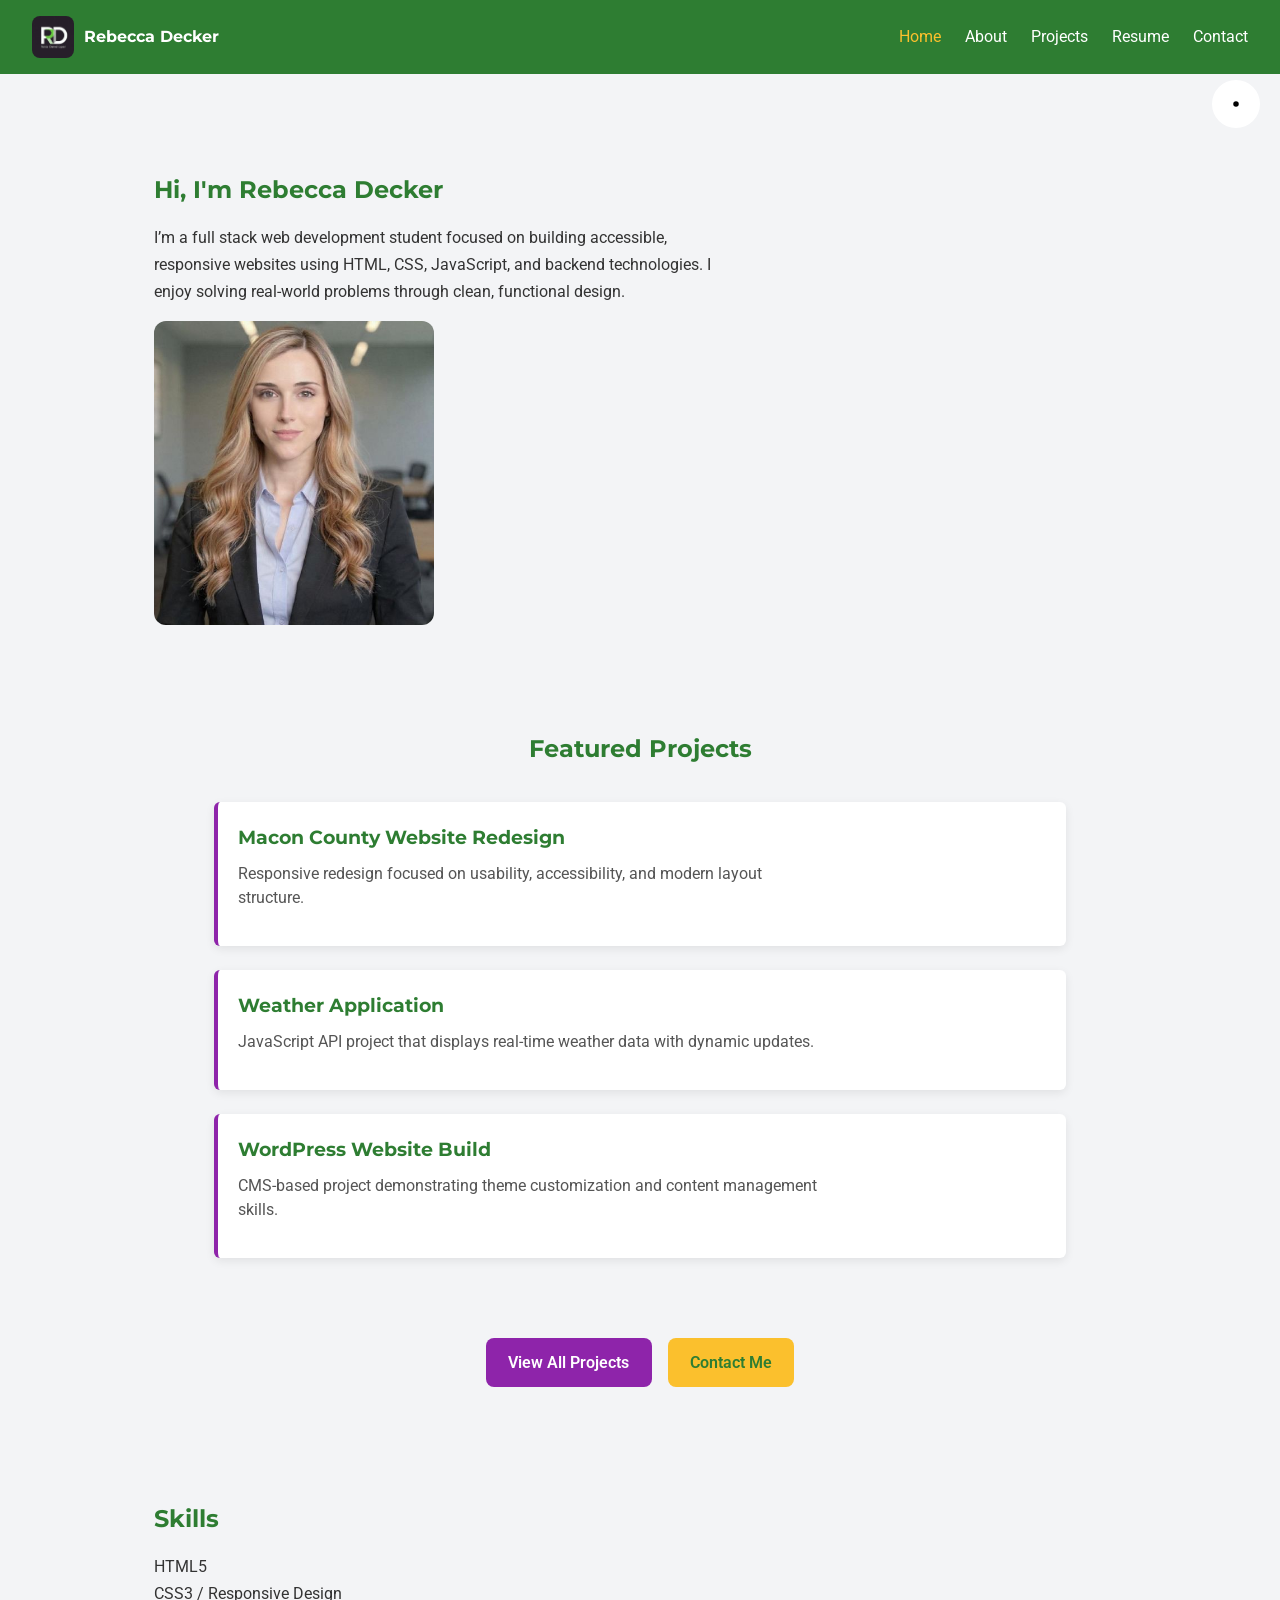
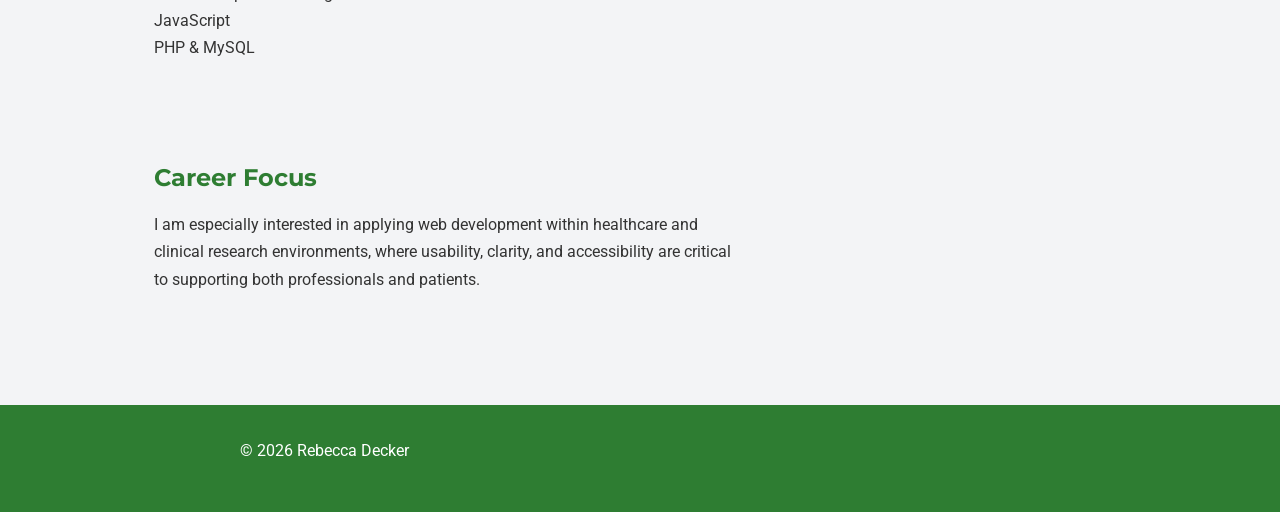
<file: index.html>
<!DOCTYPE html>
<html lang="en">
<head>
<meta charset="UTF-8">
<meta name="viewport" content="width=device-width, initial-scale=1.0">

<title>Rebecca Decker | Portfolio</title>

<meta name="description" content="Full stack web developer portfolio of Rebecca Decker">
<meta name="author" content="Rebecca Decker">

<link rel="stylesheet" href="css/styles.css">
<link href="https://fonts.googleapis.com/css2?family=Montserrat:wght@600;700&family=Roboto:wght@400;500&display=swap" rel="stylesheet">
</head>

<body>

<button id="theme-toggle" class="theme-toggle" aria-label="Toggle dark mode">

  <!-- SUN (light mode) -->
  <svg class="icon sun" viewBox="0 0 24 24">
    <circle cx="12" cy="12" r="5"/>
    <g stroke-width="2">
      <line x1="12" y1="1" x2="12" y2="4"/>
      <line x1="12" y1="20" x2="12" y2="23"/>
      <line x1="1" y1="12" x2="4" y2="12"/>
      <line x1="20" y1="12" x2="23" y2="12"/>
    </g>
  </svg>

  <!-- MOON (dark mode) -->
  <svg class="icon moon" viewBox="0 0 24 24">
    <path d="M21 14.5A8.5 8.5 0 1111.5 3a6.5 6.5 0 009.5 11.5z"/>
  </svg>

</button>

<!-- ================= HEADER ================= -->
<header class="header">

  <a href="index.html" class="logo">
    <img src="images/logo.jpg" alt="Rebecca Decker Logo">
    <span>Rebecca Decker</span>
  </a>

  <!-- NAV TOGGLE -->
  <input type="checkbox" id="nav-toggle" class="nav-toggle">

  <label for="nav-toggle" class="hamburger" aria-label="Toggle navigation">
    <span></span>
    <span></span>
    <span></span>
  </label>

  <!-- NAV -->
  <nav>
    <ul class="nav-links">
      <li><a class="active" href="index.html">Home</a></li>
      <li><a href="about.html">About</a></li>
      <li><a href="projects.html">Projects</a></li>
      <li><a href="resume.html">Resume</a></li>
      <li><a href="contact.html">Contact</a></li>
    </ul>
  </nav>

</header>

<!-- ================= MAIN ================= -->
<main>

<!-- HERO -->
<section class="hero fade-in">

  <div class="hero-text">

    <h1>Hi, I'm Rebecca Decker</h1>

    <p>
      I’m a full stack web development student focused on building accessible,
      responsive websites using HTML, CSS, JavaScript, and backend technologies.
      I enjoy solving real-world problems through clean, functional design.
    </p>

  </div>

  <div class="hero-image">
    <img src="images/profile.jpg" alt="Profile image of Rebecca Decker">
  </div>
</section>

<section class="fade-in featured-work">

  <h2>Featured Projects</h2>

  <div class="project-list">

    <div class="project-item">
      <h3>Macon County Website Redesign</h3>
      <p>Responsive redesign focused on usability, accessibility, and modern layout structure.</p>
    </div>

    <div class="project-item">
      <h3>Weather Application</h3>
      <p>JavaScript API project that displays real-time weather data with dynamic updates.</p>
    </div>

    <div class="project-item">
      <h3>WordPress Website Build</h3>
      <p>CMS-based project demonstrating theme customization and content management skills.</p>
    </div>

  </div>

</section>

<section class="fade-in hero-buttons-center">

  <a class="btn-primary" href="projects.html">View All Projects</a>
  <a class="btn-secondary" href="contact.html">Contact Me</a>

</section>

<!-- SKILLS -->
<section class="fade-in">

  <h2>Skills</h2>

  <div class="grid">

    <div class="card">HTML5</div>
    <div class="card">CSS3 / Responsive Design</div>
    <div class="card">JavaScript</div>
    <div class="card">PHP & MySQL</div>

  </div>

</section>

<section class="fade-in intro-block">

  <h2>Career Focus</h2>

  <p>
    I am especially interested in applying web development within healthcare and
    clinical research environments, where usability, clarity, and accessibility
    are critical to supporting both professionals and patients.
  </p>

</section>

</main>

<!-- ================= FOOTER ================= -->
<footer class="footer">
  <p>© 2026 Rebecca Decker</p>
</footer>

<script src="js/scripts.js"></script>
</body>
</html>
</file>
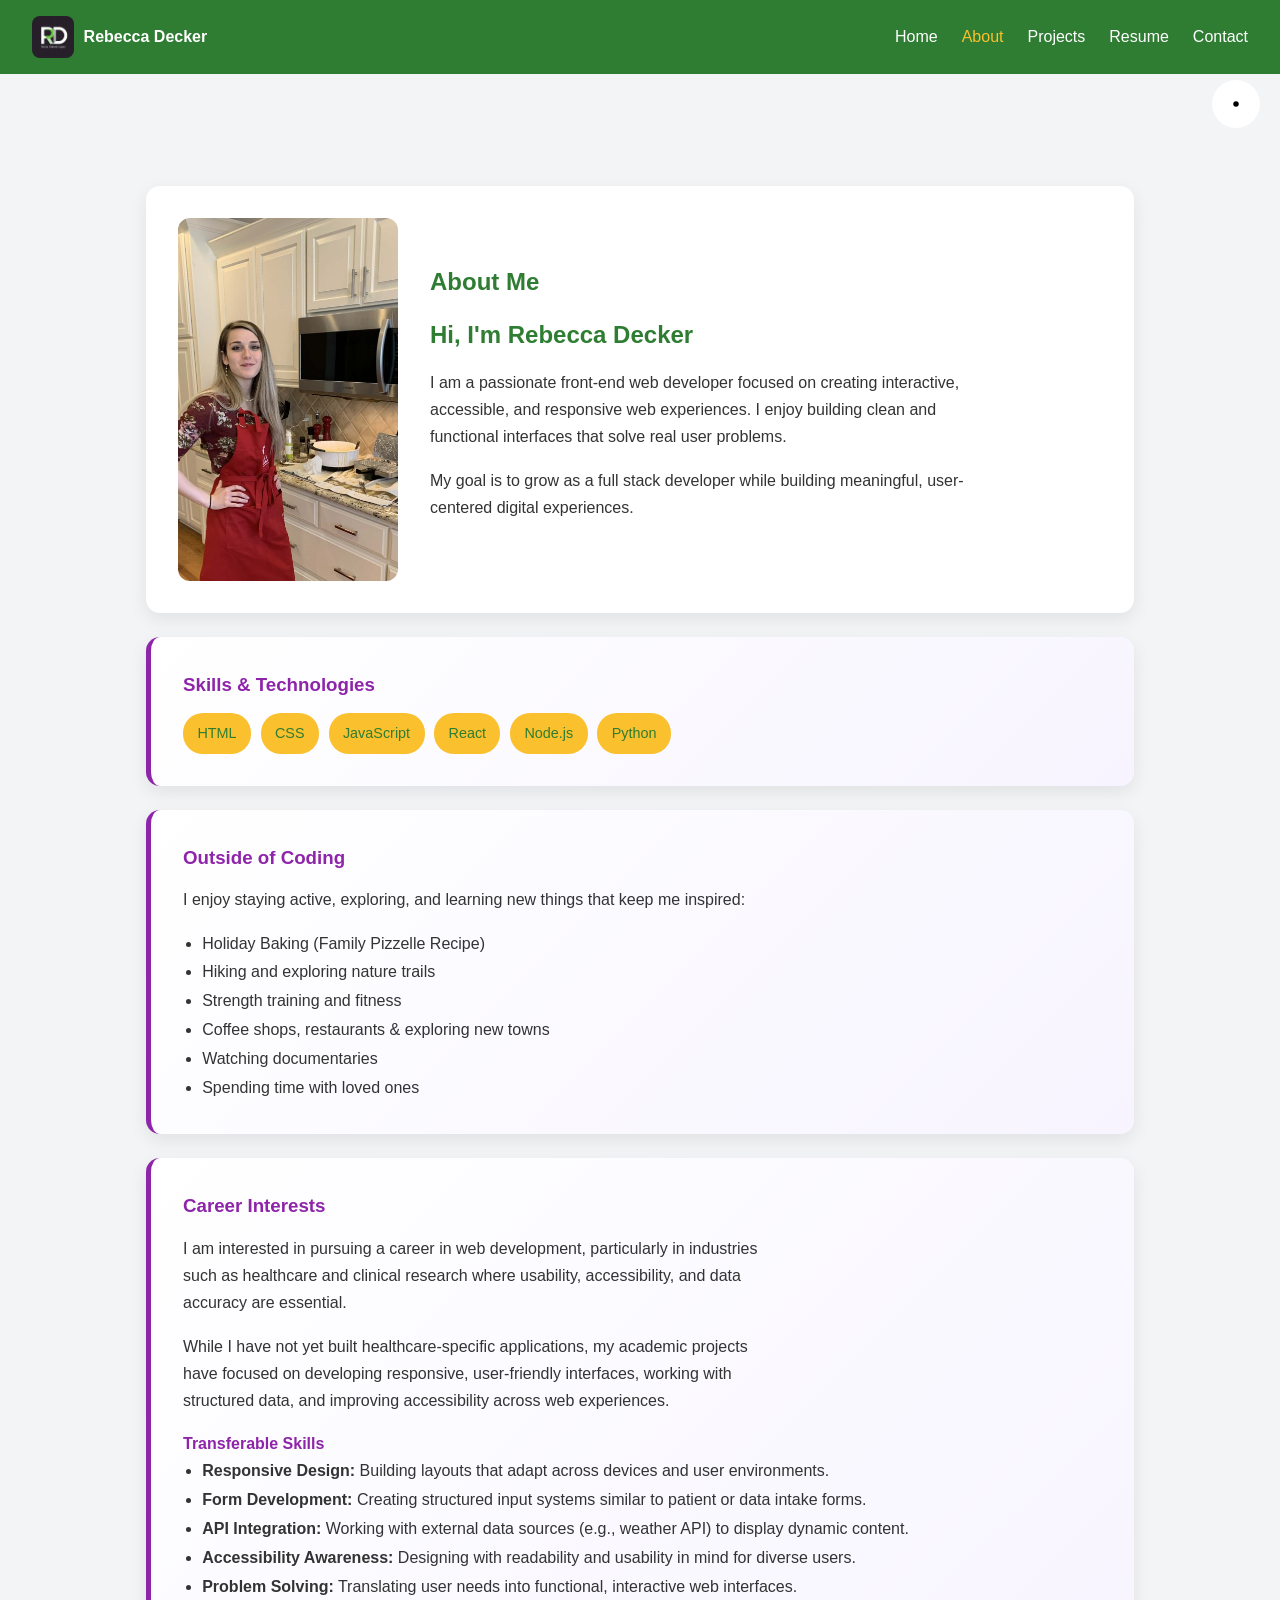
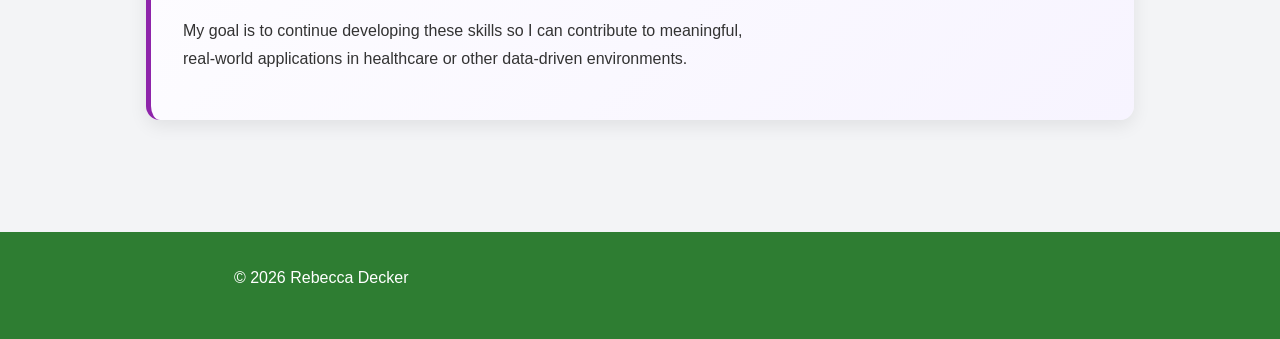
<file: about.html>
<!DOCTYPE html>
<html lang="en">
<head>
<meta charset="UTF-8">
<meta name="viewport" content="width=device-width, initial-scale=1.0">

<title>About | Rebecca Decker</title>

<link rel="stylesheet" href="css/styles.css">
</head>

<body>

<button id="theme-toggle" class="theme-toggle" aria-label="Toggle dark mode">

  <!-- SUN (light mode) -->
  <svg class="icon sun" viewBox="0 0 24 24">
    <circle cx="12" cy="12" r="5"/>
    <g stroke-width="2">
      <line x1="12" y1="1" x2="12" y2="4"/>
      <line x1="12" y1="20" x2="12" y2="23"/>
      <line x1="1" y1="12" x2="4" y2="12"/>
      <line x1="20" y1="12" x2="23" y2="12"/>
    </g>
  </svg>

  <!-- MOON (dark mode) -->
  <svg class="icon moon" viewBox="0 0 24 24">
    <path d="M21 14.5A8.5 8.5 0 1111.5 3a6.5 6.5 0 009.5 11.5z"/>
  </svg>

</button>

<header class="header">
  <a href="index.html" class="logo">
    <img src="images/logo.jpg" alt="Rebecca Decker Logo">
    <span>Rebecca Decker</span>
  </a>

  <input type="checkbox" id="nav-toggle" class="nav-toggle">

  <label for="nav-toggle" class="hamburger" aria-label="Toggle navigation">
    <span></span>
    <span></span>
    <span></span>
  </label>

  <nav>
    <ul class="nav-links">
      <li><a href="index.html">Home</a></li>
      <li><a class="active" href="about.html">About</a></li>
      <li><a href="projects.html">Projects</a></li>
      <li><a href="resume.html">Resume</a></li>
      <li><a href="contact.html">Contact</a></li>
    </ul>
  </nav>
</header>


<main class="section fade-in">

<section class="about-modern">

  <!-- PROFILE CARD -->
  <div class="about-card profile-card">
    <img src="images/about.jpg" alt="Rebecca Decker profile photo" class="profile-img">

    <div>
      <h1>About Me</h1>
      <h2>Hi, I'm Rebecca Decker</h2>

      <p>
        I am a passionate front-end web developer focused on creating interactive, accessible, and responsive web experiences.
        I enjoy building clean and functional interfaces that solve real user problems.
      </p>

      <p>
        My goal is to grow as a full stack developer while building meaningful, user-centered digital experiences.
      </p>
    </div>
  </div>

  <!-- SKILLS CARD -->
<div class="about-card highlight">
    <h3>Skills & Technologies</h3>

    <div class="skills-grid-modern">
      <span>HTML</span>
      <span>CSS</span>
      <span>JavaScript</span>
      <span>React</span>
      <span>Node.js</span>
      <span>Python</span>
    </div>
  </div>

  <!-- LIFESTYLE CARD -->
<div class="about-card highlight">
    <h3>Outside of Coding</h3>

    <p>I enjoy staying active, exploring, and learning new things that keep me inspired:</p>

    <ul class="about-list-modern">
      <li> Holiday Baking (Family Pizzelle Recipe)</li>
      <li> Hiking and exploring nature trails</li>
      <li> Strength training and fitness</li>
      <li> Coffee shops, restaurants & exploring new towns</li>
      <li> Watching documentaries</li>
      <li> Spending time with loved ones</li>
    </ul>
  </div>

<div class="about-card highlight">
  <h3>Career Interests</h3>
  <p>
    I am interested in pursuing a career in web development, particularly in
    industries such as healthcare and clinical research where usability,
    accessibility, and data accuracy are essential.
  </p>

  <p>
    While I have not yet built healthcare-specific applications, my academic
    projects have focused on developing responsive, user-friendly interfaces,
    working with structured data, and improving accessibility across web
    experiences.
  </p>

  <h4 style="margin-top:1rem; color:#8E24AA;">Transferable Skills</h4>

  <ul class="about-list-modern">
    <li><strong>Responsive Design:</strong> Building layouts that adapt across devices and user environments.</li>
    <li><strong>Form Development:</strong> Creating structured input systems similar to patient or data intake forms.</li>
    <li><strong>API Integration:</strong> Working with external data sources (e.g., weather API) to display dynamic content.</li>
    <li><strong>Accessibility Awareness:</strong> Designing with readability and usability in mind for diverse users.</li>
    <li><strong>Problem Solving:</strong> Translating user needs into functional, interactive web interfaces.</li>
  </ul>

  <p style="margin-top:1rem;">
    My goal is to continue developing these skills so I can contribute to
    meaningful, real-world applications in healthcare or other data-driven
    environments.
  </p>
</div>

</section>

</main>

<footer class="footer">
  <p>© 2026 Rebecca Decker</p>
</footer>

<script src="js/scripts.js"></script>
</body>
</html>
</file>
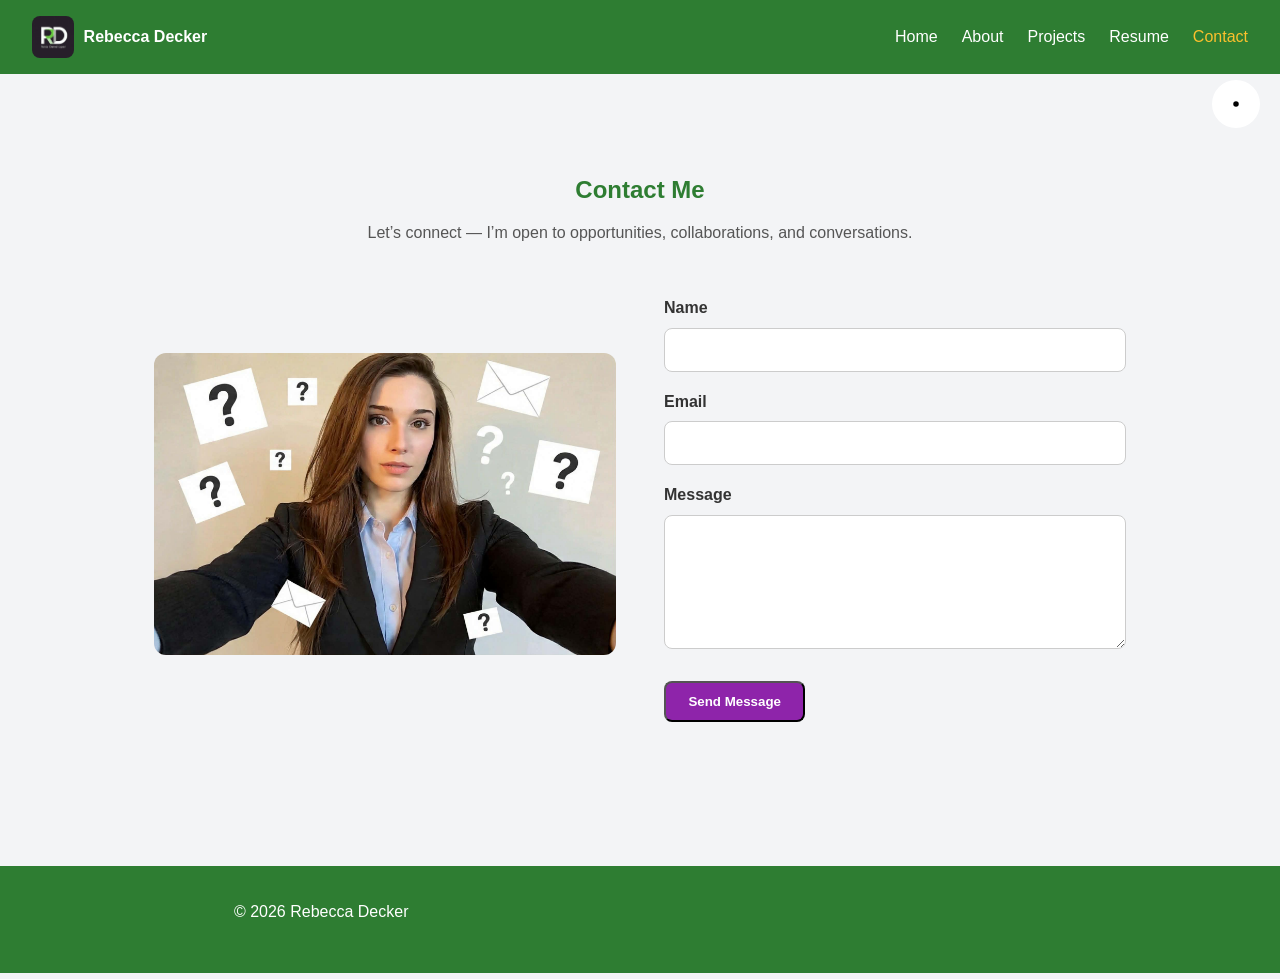
<file: contact.html>
<!DOCTYPE html>
<html lang="en">
<head>
<meta charset="UTF-8">
<meta name="viewport" content="width=device-width, initial-scale=1.0">

<title>Contact | Rebecca Decker</title>

<link rel="stylesheet" href="css/styles.css">
</head>

<body>

<button id="theme-toggle" class="theme-toggle" aria-label="Toggle dark mode">

  <!-- SUN (light mode) -->
  <svg class="icon sun" viewBox="0 0 24 24">
    <circle cx="12" cy="12" r="5"/>
    <g stroke-width="2">
      <line x1="12" y1="1" x2="12" y2="4"/>
      <line x1="12" y1="20" x2="12" y2="23"/>
      <line x1="1" y1="12" x2="4" y2="12"/>
      <line x1="20" y1="12" x2="23" y2="12"/>
    </g>
  </svg>

  <!-- MOON (dark mode) -->
  <svg class="icon moon" viewBox="0 0 24 24">
    <path d="M21 14.5A8.5 8.5 0 1111.5 3a6.5 6.5 0 009.5 11.5z"/>
  </svg>

</button>

<header class="header">
  <a href="index.html" class="logo">
    <img src="images/logo.jpg" alt="Rebecca Decker Logo">
    <span>Rebecca Decker</span>
  </a>

  <input type="checkbox" id="nav-toggle" class="nav-toggle">

  <label for="nav-toggle" class="hamburger" aria-label="Toggle navigation">
    <span></span>
    <span></span>
    <span></span>
  </label>

  <nav>
    <ul class="nav-links">
      <li><a href="index.html">Home</a></li>
      <li><a href="about.html">About</a></li>
      <li><a href="projects.html">Projects</a></li>
      <li><a href="resume.html">Resume</a></li>
      <li><a class="active" href="contact.html">Contact</a></li>
    </ul>
  </nav>
</header>

<main class="section fade-in">

<section class="contact-page">

  <div class="page-header">
    <h1>Contact Me</h1>
    <p>Let’s connect — I’m open to opportunities, collaborations, and conversations.</p>
  </div>

  <div class="contact-grid">

    <!-- IMAGE -->
    <div class="contact-image">
      <img src="images/contact.jpg" alt="Rebecca Decker profile image">
    </div>

    <!-- FORM -->
    <div class="contact-form-container">

      <form class="contact-form" id="contact-form">

        <div class="form-group">
          <label for="name">Name</label>
          <input type="text" id="name" required>
        </div>

        <div class="form-group">
          <label for="email">Email</label>
          <input type="email" id="email" required>
        </div>

        <div class="form-group">
          <label for="message">Message</label>
          <textarea id="message" rows="6" required></textarea>
        </div>

        <button type="submit" class="btn-primary">Send Message</button>

      </form>

    </div>

  </div>

</section>

</main>

<footer class="footer">
  <p>© 2026 Rebecca Decker</p>
</footer>

<script src="js/scripts.js"></script>
</body>
</html>
</file>
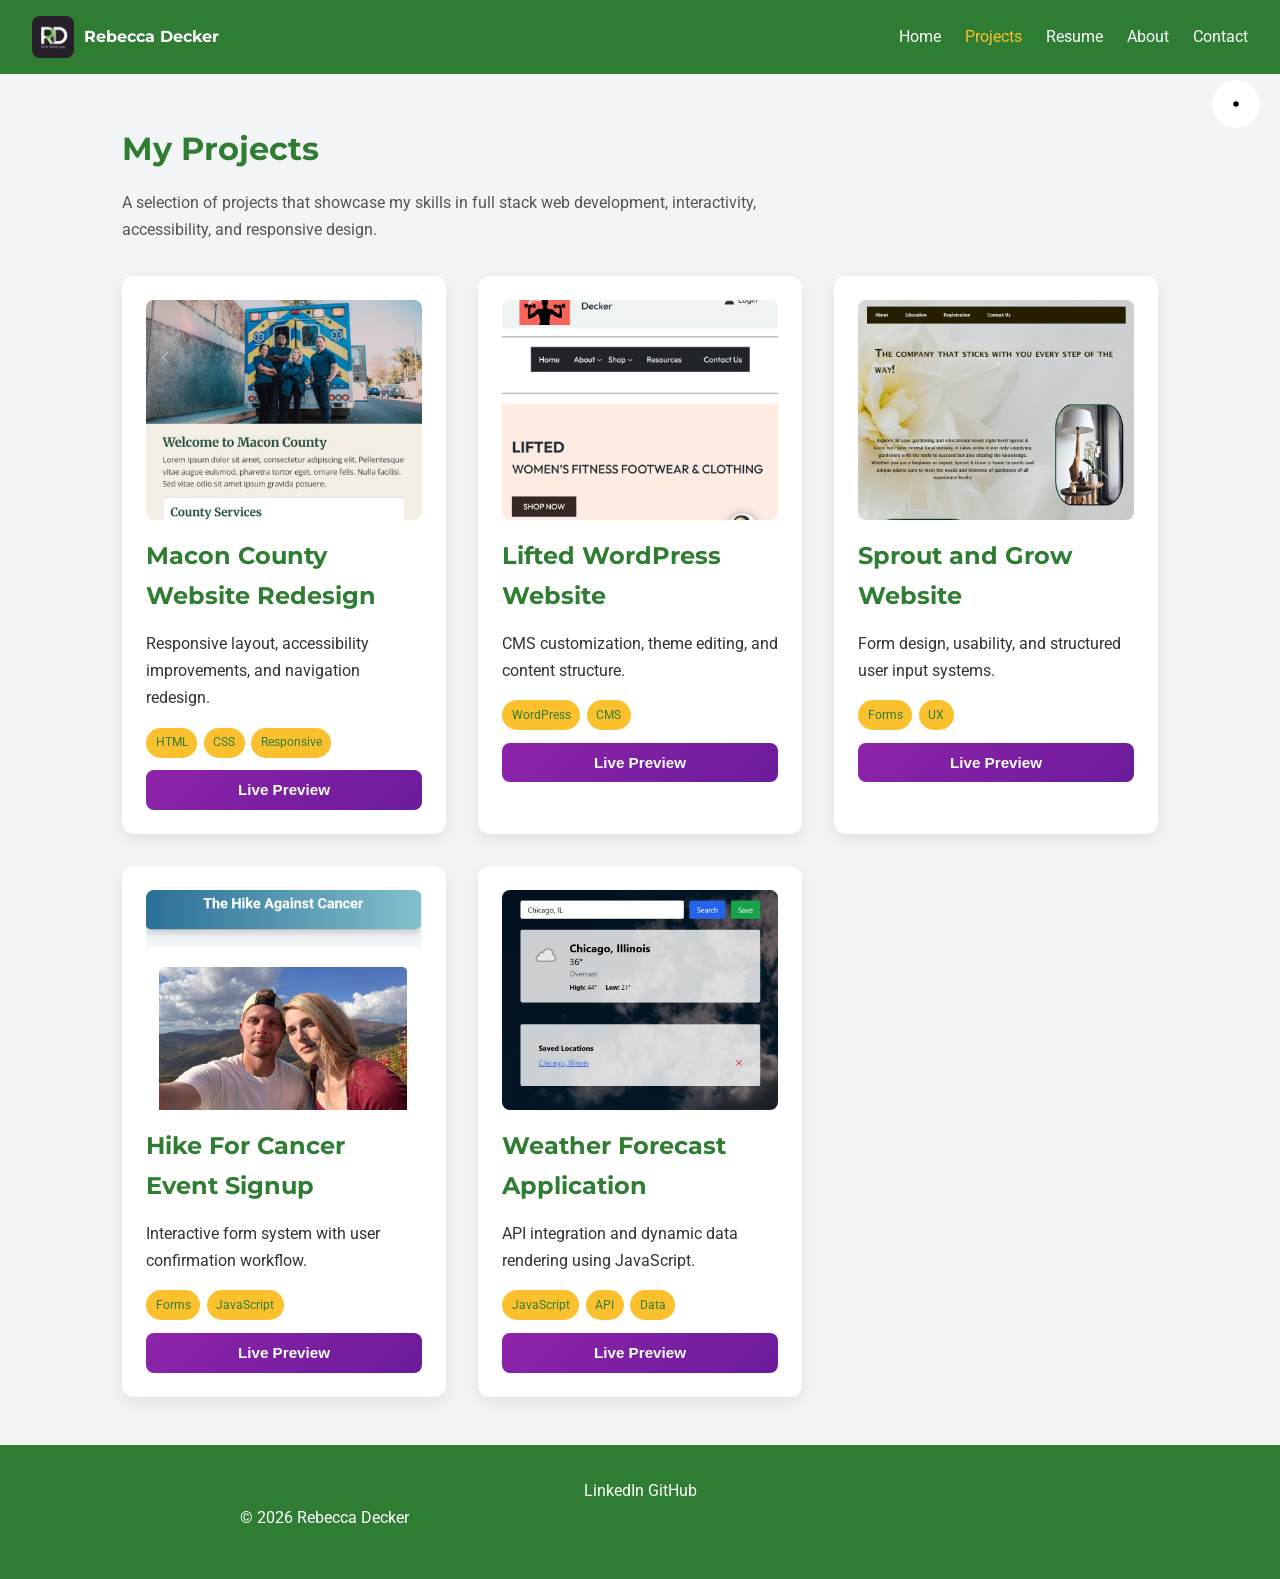
<file: projects.html>
<!DOCTYPE html>
<html lang="en">
<head>
  <meta charset="UTF-8" />
  <meta name="viewport" content="width=device-width, initial-scale=1.0" />

  <title>Projects | Rebecca Decker</title>

  <meta name="description" content="Portfolio projects by Rebecca Decker showcasing web development, JavaScript, responsive design, and interactive applications.">

  <!-- Fonts -->
  <link href="https://fonts.googleapis.com/css2?family=Montserrat:wght@600;700&family=Roboto:wght@400;500&display=swap" rel="stylesheet">

  <link rel="stylesheet" href="css/styles.css" />
</head>

<body>

<button id="theme-toggle" class="theme-toggle" aria-label="Toggle dark mode">

  <!-- SUN (light mode) -->
  <svg class="icon sun" viewBox="0 0 24 24">
    <circle cx="12" cy="12" r="5"/>
    <g stroke-width="2">
      <line x1="12" y1="1" x2="12" y2="4"/>
      <line x1="12" y1="20" x2="12" y2="23"/>
      <line x1="1" y1="12" x2="4" y2="12"/>
      <line x1="20" y1="12" x2="23" y2="12"/>
    </g>
  </svg>

  <!-- MOON (dark mode) -->
  <svg class="icon moon" viewBox="0 0 24 24">
    <path d="M21 14.5A8.5 8.5 0 1111.5 3a6.5 6.5 0 009.5 11.5z"/>
  </svg>

</button>

<!-- ================= HEADER ================= -->
<header class="header">
  <a href="index.html" class="logo">
    <img src="images/logo.jpg" alt="Rebecca Decker Logo">
    <span>Rebecca Decker</span>
  </a>

  <input type="checkbox" id="nav-toggle" class="nav-toggle">
  <label for="nav-toggle" class="hamburger" aria-label="Toggle navigation">
    <span></span><span></span><span></span>
  </label>

  <nav>
    <ul class="nav-links">
      <li><a href="index.html">Home</a></li>
      <li><a href="projects.html" class="active">Projects</a></li>
      <li><a href="resume.html">Resume</a></li>
      <li><a href="about.html">About</a></li>
      <li><a href="contact.html">Contact</a></li>
    </ul>
  </nav>
</header>

<!-- ================= PROJECTS ================= -->
<main class="projects">

  <h1 class="reveal">My Projects</h1>

  <p class="projects-intro reveal">
    A selection of projects that showcase my skills in full stack web development,
    interactivity, accessibility, and responsive design.
  </p>

  <div class="projects-grid">

    <!-- PROJECT 1 -->
    <div class="project-card reveal">
      <img src="images/macon-county-redesign.jpg" alt="Macon County Website Redesign">

      <h2>Macon County Website Redesign</h2>
      <p>Responsive layout, accessibility improvements, and navigation redesign.</p>

      <div class="tags">
        <span>HTML</span>
        <span>CSS</span>
        <span>Responsive</span>
      </div>

      <button class="project-link"
        data-url="https://wcet.waketech.edu/rndecker/web210/macon-county-redesign/index.html">
        Live Preview
      </button>
    </div>

    <!-- PROJECT 2 -->
    <div class="project-card reveal">
      <img src="images/lifted-website.jpg" alt="Lifted WordPress Website">

      <h2>Lifted WordPress Website</h2>
      <p>CMS customization, theme editing, and content structure.</p>

      <div class="tags">
        <span>WordPress</span>
        <span>CMS</span>
      </div>

      <button class="project-link"
        data-url="https://wcet.waketech.edu/rndecker/WEB260/wordpress/"
        data-fallback="images/lifted-website.jpg">
        Live Preview
      </button>
    </div>

    <!-- PROJECT 3 -->
    <div class="project-card reveal">
      <img src="images/sprout-and-grow.jpg" alt="Sprout and Grow Website">

      <h2>Sprout and Grow Website</h2>
      <p>Form design, usability, and structured user input systems.</p>

      <div class="tags">
        <span>Forms</span>
        <span>UX</span>
      </div>

      <button class="project-link"
        data-url="https://wcet.waketech.edu/rndecker/web140/project/index.html">
        Live Preview
      </button>
    </div>

    <!-- PROJECT 4 -->
    <div class="project-card reveal">
      <img src="images/event-website.jpg" alt="Event Signup Website">

      <h2>Hike For Cancer Event Signup</h2>
      <p>Interactive form system with user confirmation workflow.</p>

      <div class="tags">
        <span>Forms</span>
        <span>JavaScript</span>
      </div>

      <button class="project-link"
        data-url="https://wcet.waketech.edu/rndecker/project/index.html">
        Live Preview
      </button>
    </div>

    <!-- PROJECT 5 -->
    <div class="project-card reveal">
      <img src="images/weather-app.jpg" alt="Weather App">

      <h2>Weather Forecast Application</h2>
      <p>API integration and dynamic data rendering using JavaScript.</p>

      <div class="tags">
        <span>JavaScript</span>
        <span>API</span>
        <span>Data</span>
      </div>

      <button class="project-link"
        data-url="https://rndecker1826.github.io/weatherapp/#/">
        Live Preview
      </button>
    </div>

  </div>
</main>

<div id="project-modal" class="modal hidden" aria-hidden="true">
  <div class="modal-content">

    <div class="modal-header">
      <button class="close-modal" aria-label="Close preview">✕</button>
      <a id="external-link" href="#" target="_blank" class="open-new-tab">
        Open in new tab ↗
      </a>
    </div>

    <iframe
      id="project-frame"
      title="Live project preview"
      loading="lazy">
    </iframe>

  </div>
</div>

<!-- ================= FOOTER ================= -->
<footer class="footer">
  <a href="https://linkedin.com" target="_blank" rel="noopener">LinkedIn</a>
  <a href="https://github.com" target="_blank" rel="noopener">GitHub</a>
  <p>© 2026 Rebecca Decker</p>
</footer>

<script src="js/scripts.js"></script>
</body>
</html>
</file>
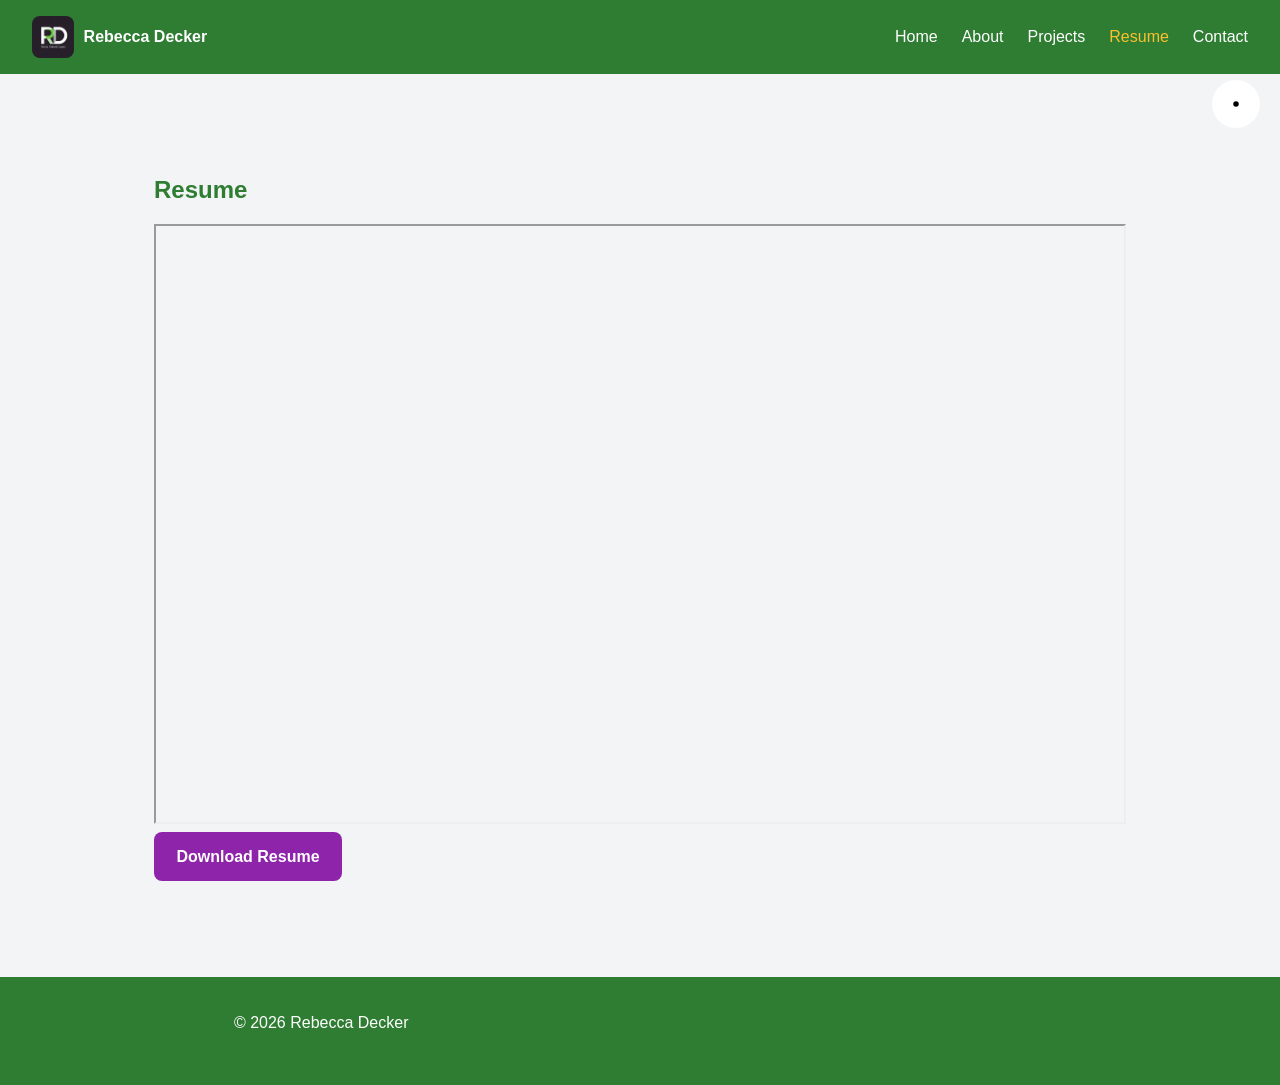
<file: resume.html>
<!DOCTYPE html>
<html lang="en">
<head>
<meta charset="UTF-8">
<meta name="viewport" content="width=device-width, initial-scale=1.0">

<title>Resume | Rebecca Decker</title>

<link rel="stylesheet" href="css/styles.css">
</head>

<body>

<button id="theme-toggle" class="theme-toggle" aria-label="Toggle dark mode">

  <!-- SUN (light mode) -->
  <svg class="icon sun" viewBox="0 0 24 24">
    <circle cx="12" cy="12" r="5"/>
    <g stroke-width="2">
      <line x1="12" y1="1" x2="12" y2="4"/>
      <line x1="12" y1="20" x2="12" y2="23"/>
      <line x1="1" y1="12" x2="4" y2="12"/>
      <line x1="20" y1="12" x2="23" y2="12"/>
    </g>
  </svg>

  <!-- MOON (dark mode) -->
  <svg class="icon moon" viewBox="0 0 24 24">
    <path d="M21 14.5A8.5 8.5 0 1111.5 3a6.5 6.5 0 009.5 11.5z"/>
  </svg>

</button>

<header class="header">
  <a href="index.html" class="logo">
    <img src="images/logo.jpg" alt="Rebecca Decker Logo">
    <span>Rebecca Decker</span>
  </a>

  <input type="checkbox" id="nav-toggle" class="nav-toggle">

  <label for="nav-toggle" class="hamburger" aria-label="Toggle navigation">
    <span></span>
    <span></span>
    <span></span>
  </label>

  <nav>
    <ul class="nav-links">
      <li><a href="index.html">Home</a></li>
      <li><a href="about.html">About</a></li>
      <li><a href="projects.html">Projects</a></li>
      <li><a class="active" href="resume.html">Resume</a></li>
      <li><a href="contact.html">Contact</a></li>
    </ul>
  </nav>
</header>

<main>

<section class="fade-in">
  <h1>Resume</h1>

  <iframe src="resume/rdecker_resume.pdf" width="100%" height="600"></iframe>

  <a class="btn-primary" href="resume/rdecker_resume.pdf" download>Download Resume</a>
</section>

</main>

<footer class="footer">
  <p>© 2026 Rebecca Decker</p>
</footer>

<script src="js/scripts.js"></script>
</body>
</html>
</file>
<file: css/styles.css>
/* ================= GLOBAL RESET ================= */
* {
  margin: 0;
  padding: 0;
  box-sizing: border-box;
}

:root {
  --space-xs: 0.5rem;
  --space-sm: 1rem;
  --space-md: 2rem;
  --space-lg: 3rem;
  --space-xl: 5rem;
}

html {
  scroll-behavior: smooth;
}

body {
  font-family: "Roboto", sans-serif;
  background: #F3F4F6;
  color: #333;
  line-height: 1.7;
  transition: background 0.3s ease, color 0.3s ease;
}

button, a {
  transition: all 0.25s ease;
}

section,
main {
  padding: var(--space-lg) var(--space-md);
  max-width: 1200px;
  margin: 0 auto;
}

/* ================= DARK MODE ================= */
body.dark {
  background: #121212;
  color: #eaeaea;
}

.theme-toggle {
  width: 42px;
  height: 42px;
  border-radius: 50%;
  border: none;
  cursor: pointer;

  display: flex;
  align-items: center;
  justify-content: center;

  background: #12121212;
  color: #FBC02D;

  transition: 0.3s ease;
}

body.dark .theme-toggle {
  background: #FFFFFF;
  color: #2E7D32;
}

.icon {
  position: absolute;
  width: 20px;
  height: 20px;
  transition: 0.3s ease;
}

/* swap icons */
.icon-moon {
  opacity: 0;
  transform: scale(0.5) rotate(90deg);
}

body.dark .icon-sun {
  opacity: 0;
  transform: scale(0.5) rotate(-90deg);
}

body.dark .icon-moon {
  opacity: 1;
  transform: scale(1);
}

/* Headings */
body.dark h1,
body.dark h2,
body.dark h3 {
  color: #FFD54F; /* softer yellow, better contrast than neon */
}

/* Paragraphs */
body.dark p {
  color: #CFCFCF; /* improves readability vs pure gray */
}

/* Muted / secondary text */
body.dark .projects-intro,
body.dark .page-header p,
body.dark .project-item p {
  color: #B5B5B5;
}

/* ================= TYPOGRAPHY ================= */
h1, h2, h3 {
  font-family: "Montserrat", sans-serif;
  color: #2E7D32;
  margin-bottom: 1rem;
}

body.dark h1,
body.dark h2,
body.dark h3 {
  color: #FBC02D;
}

p {
  margin-bottom: 1rem;
  max-width: 70ch;
}

.tags {
  display: flex;
  flex-wrap: wrap;
  gap: 0.4rem;
  margin: 0.8rem 0;
}

.tags span {
  font-size: 0.75rem;
  padding: 0.3rem 0.6rem;
  border-radius: 20px;
  background: #FBC02D;
  color: #2E7D32;
}

/* keeps reveal animation smooth */
.reveal {
  opacity: 0;
  transform: translateY(18px);
  transition: all 0.6s ease;
}

.reveal.active {
  opacity: 1;
  transform: translateY(0);
}

/* ================= LINKS ================= */
a {
  text-decoration: none;
  color: inherit;
}

/* ================= HEADER (MODERN STICKY NAV) ================= */
.header {
  position: sticky;
  top: 0;
  z-index: 1000;

  display: flex;
  align-items: center;
  justify-content: space-between;

  padding: var(--space-sm) var(--space-md);
  background: #2E7D32;
  transition: all 0.3s ease;
}

/* shrink effect on scroll */
.header.scrolled {
  padding: 0.6rem 2rem;
  box-shadow: 0 6px 20px rgba(0,0,0,0.15);
}

/* ================= LOGO ================= */
.logo {
  display: flex;
  align-items: center;
  gap: 0.6rem;
  color: white;
  font-family: "Montserrat", sans-serif;
  font-weight: 700;
  text-decoration: none;
}

.logo img {
  width: 42px;
  height: 42px;
  border-radius: 8px;
  object-fit: cover;
  transition: transform 0.3s ease;
}

.logo:hover img {
  transform: rotate(-5deg) scale(1.05);
}

/* ================= NAV ================= */
.nav-links {
  display: flex;
  gap: 1.5rem;
  list-style: none;
}

.nav-link {
  color: white;
  font-weight: 500;
  position: relative;
  padding: 0.3rem 0;
  transition: 0.3s ease;
}

/* hover underline animation */
.nav-link::after {
  content: "";
  position: absolute;
  left: 0;
  bottom: -4px;
  width: 0%;
  height: 2px;
  background: #FBC02D;
  transition: width 0.3s ease;
}

.nav-link:hover::after {
  width: 100%;
}

/* active page */
.nav-link.active {
  color: #FBC02D;
}

/* ================= HAMBURGER ================= */
.nav-toggle {
  display: none;
}

.hamburger {
  display: none;
  flex-direction: column;
  gap: 5px;
  cursor: pointer;
}

.hamburger span {
  width: 25px;
  height: 3px;
  background: white;
  border-radius: 2px;
  transition: 0.3s ease;
}

/* ================= BUTTONS ================= */
.btn-primary,
.btn-secondary {
  display: inline-block;
  padding: 0.7rem 1.4rem;
  border-radius: 8px;
  font-weight: 600;
  transition: 0.3s ease;
}

.btn-primary {
  background: #8E24AA;
  color: white;
}

.btn-primary:hover {
  background: #6A1B9A;
}

.btn-secondary {
  background: #FBC02D;
  color: #2E7D32;
}

.btn-secondary:hover {
  background: #F9A825;
}

/* ================= LAYOUT ================= */
section {
  padding: 4rem 1.5rem;
  max-width: 1100px;
  margin: auto;
}

/* ================= HERO ================= */
.hero-wrapper {
  display: flex;
  align-items: center;
  justify-content: space-between;
  margin: var(--space-lg) auto;
  gap: var(--space-lg);
  flex-wrap: wrap;
}

.about-wrapper,
.contact-grid {
  margin: var(--space-lg) auto;
  gap: var(--space-lg);
}

.hero-image img {
  width: 280px;
  border-radius: 12px;
}

.hero-buttons-center {
  display: flex;
  justify-content: center;
  gap: 1rem;
  padding: 2rem 1rem 4rem;
  flex-wrap: wrap;
}

/* ================= PROJECTS ================= */
.projects {
  padding: var(--space-lg) var(--space-md);
  margin: 0 auto;
}

.projects-intro {
  margin-bottom: var(--space-md);
  color: #555;
  max-width: 700px;
}

.projects-grid {
  display: grid;
  grid-template-columns: repeat(auto-fit, minmax(280px, 1fr));
  gap: var(--space-md);
  margin-top: var(--space-md);
}

.project-card {
  background: white;
  padding: 1.5rem;
  border-radius: 12px;
  box-shadow: 0 6px 16px rgba(0,0,0,0.08);
  transition: transform 0.3s ease;
  overflow: hidden;
}

.project-card:hover {
  transform: translateY(-6px);
}

body.dark .project-card {
  background: #1e1e1e;
}

.project-card img {
  width: 100%;
  height: 220px;              /* consistent card image height */
  object-fit: cover;         /* prevents distortion, crops nicely */
  object-position: center;   /* keeps focus centered */
  border-radius: 8px;
  margin-bottom: 1rem;
  display: block;
  transition: transform 0.4s ease;
  image-rendering: auto;
}

.project-card:hover img {
  transform: scale(1.05);
}

.project-link {
  display: inline-flex;
  align-items: center;
  justify-content: center;
  gap: 0.4rem;
  background: linear-gradient(135deg, #8E24AA, #6A1B9A);
  color: #fff;
  padding: 0.65rem 1rem;
  border-radius: 8px;
  font-weight: 600;
  font-size: 0.95rem;
  border: none;
  cursor: pointer;
  transition: transform 0.2s ease, box-shadow 0.3s ease, background 0.3s ease;
  width: 100%;
}

.project-link:hover {
  transform: translateY(-3px);
  box-shadow: 0 10px 20px rgba(0,0,0,0.15);
  background: linear-gradient(135deg, #9c27b0, #7b1fa2);
}

.featured-work {
  padding: 3rem 1.5rem;
  max-width: 900px;
  margin: 0 auto;
  text-align: center;
}

.project-list {
  display: flex;
  flex-direction: column;
  gap: 1.5rem;
  margin-top: 2rem;
  text-align: left;
}

.project-item {
  padding: 1.25rem;
  border-left: 4px solid #8E24AA;
  background: #fff;
  border-radius: 6px;
  box-shadow: 0 3px 10px rgba(0,0,0,0.08);
}

.project-item h3 {
  margin-bottom: 0.5rem;
  color: #2E7D32;
}

.project-item p {
  color: #555;
  line-height: 1.5;
}

/* ================= MODAL ================= */
.modal {
  position: fixed;
  inset: 0;
  background: rgba(0, 0, 0, 0.75);
  display: flex;
  align-items: center;
  justify-content: center;

  opacity: 0;
  visibility: hidden;
  transition: opacity 0.25s ease, visibility 0.25s ease;

  z-index: 1000;
}

/* OPEN STATE */
.modal.show {
  opacity: 1;
  visibility: visible;
}

/* ================= MODAL BOX ================= */
.modal-content {
  width: 92%;
  max-width: 1100px;
  height: 85vh;

  background: #F3F4F6;
  border-radius: 12px;

  display: flex;
  flex-direction: column;

  overflow: hidden;
  box-shadow: 0 20px 60px rgba(0,0,0,0.4);

  transform: scale(0.95);
  transition: transform 0.25s ease;
}

/* smooth pop-in effect */
.modal.show .modal-content {
  transform: scale(1);
}

.modal-header {
  display: flex;
  justify-content: space-between;
  align-items: center;

  padding: 0.75rem 1rem;
  background: #2E7D32;
  color: white;
}

.close-modal {
  background: none;
  border: none;
  color: white;
  font-size: 1.4rem;
  cursor: pointer;

  transition: transform 0.2s ease;
}

.close-modal:hover {
  transform: scale(1.2);
}

.open-new-tab {
  color: #FBC02D;
  font-weight: 600;
  font-size: 0.9rem;
  text-decoration: none;
}

.open-new-tab:hover {
  text-decoration: underline;
}

.modal iframe {
  width: 100%;
  height: 100%;
  border: none;
  background: white;
}

.project-fallback {
  width: 100%;
  height: 100%;
  object-fit: cover;
  display: none;
}

.project-fallback.show {
  display: block;
}

.modal iframe.hidden {
  display: none;
}

/* ================= PAGE HEADER (shared style system) ================= */
.page-header {
  text-align: center;
  margin-bottom: var(--space-lg);
}

.page-header h1 {
  font-family: 'Montserrat', sans-serif;
  color: #2E7D32;
  margin-bottom: var(--space-xs);
}

.page-header p {
  color: #555;
  max-width: 700px;
  margin: 0 auto;
}

/* ================= CONTACT LAYOUT ================= */
.contact-page {
  max-width: 1200px;
  margin: 0 auto;
  padding: var(--space-lg) var(--space-md);
}

.contact-grid {
  display: grid;
  grid-template-columns: 1fr 1fr;
  gap: var(--space-lg);
  align-items: center;
}

/* ================= IMAGE ================= */
.contact-image img {
  width: 100%;
  border-radius: 12px;
  object-fit: cover;
}

/* ================= FORM ================= */
.contact-form {
  display: flex;
  flex-direction: column;
  gap: var(--space-md);
}

.form-group {
  display: flex;
  flex-direction: column;
  gap: 0.4rem;
}

label {
  font-weight: 600;
  color: #333;
}

input, textarea {
  padding: 0.75rem 1rem;
  border-radius: 8px;
  border: 1px solid #ccc;
  font-size: 1rem;
  transition: border 0.2s ease, box-shadow 0.2s ease;
}

/* subtle modern interaction */
input:focus,
textarea:focus {
  outline: none;
  border-color: #8E24AA;
  box-shadow: 0 0 0 3px rgba(142, 36, 170, 0.15);
}

/* button reuse (already styled but refined spacing) */
.contact-form .btn-primary {
  align-self: flex-start;
  margin-top: var(--space-sm);
}

/* ================= RESUME ================= */
.resume-preview {
  text-align: center;
}

.iframe-wrapper iframe {
  width: 100%;
  max-width: 800px;
  height: 600px;
  border-radius: 10px;
  border: 2px solid #2E7D32;
}

/* ================= FOOTER ================= */
.footer {
  background: #2E7D32;
  color: white;
  text-align: center;
  padding: 2rem;
}

/* ================= THEME TOGGLE ================= */
.theme-toggle {
  position: fixed;
  top: 80px;
  right: 20px;

  width: 50px;
  height: 50px;

  border-radius: 50%;
  border: 2px solid #E0E0E0;

  display: flex;
  align-items: center;
  justify-content: center;

  cursor: pointer;
  z-index: 9999;

  background: #FFFFFF;        /* LIGHT MODE DEFAULT */
  color: #2E7D32;             /* green icon */
  transition: all 0.3s ease;
}

/* DARK MODE */
body.dark .theme-toggle {
  background: #1E1E1E;
  border-color: #333;
  color: #FBC02D;             /* warm accent icon */
}

/* ICONS */
.theme-toggle svg {
  width: 22px;
  height: 22px;
  transition: all 0.35s ease;
}

/* LIGHT MODE → show moon (for switching to dark) */
.theme-toggle .sun {
  opacity: 0;
  transform: scale(0.6) rotate(-90deg);
}

.theme-toggle .moon {
  opacity: 1;
  transform: scale(1);
}

/* DARK MODE → show sun */
body.dark .theme-toggle .sun {
  opacity: 1;
  transform: scale(1);
}

body.dark .theme-toggle .moon {
  opacity: 0;
  transform: scale(0.6) rotate(90deg);
}

/* hover */
.theme-toggle:hover {
  transform: scale(1.08);
  box-shadow: 0 4px 14px rgba(0,0,0,0.25);
}

/* ================= ABOUT MODERN CARDS ================= */
.about-modern {
  display: grid;
  gap: 1.5rem;
  max-width: 1100px;
  margin: auto;
  padding: 4rem 1.5rem;
}

.about-card {
  background: white;
  padding: 2rem;
  border-radius: 14px;
  box-shadow: 0 6px 18px rgba(0,0,0,0.08);
  transition: 0.3s ease;
}

.about-card:hover {
  transform: translateY(-5px);
}

.about-card.highlight {
  border-left: 5px solid #8E24AA;
  background: linear-gradient(135deg, #ffffff, #f7f4ff);
}

body.dark .about-card.highlight {
  background: linear-gradient(135deg, #1e1e1e, #151515);
}

body.dark .about-card {
  background: #1e1e1e;
}

.profile-card {
  display: flex;
  gap: 2rem;
  align-items: center;
  flex-wrap: wrap;
}

.profile-img {
  width: 220px;
  border-radius: 12px;
}

.skills-grid-modern {
  display: flex;
  flex-wrap: wrap;
  gap: 0.6rem;
}

.skills-grid-modern span {
  background: #FBC02D;
  color: #2E7D32;
  padding: 0.5rem 0.9rem;
  border-radius: 20px;
  font-size: 0.9rem;
}

.about-list-modern {
  padding-left: 1.2rem;
  line-height: 1.8;
}

.about-card h3 {
  color: #8E24AA;
}

/* ================= ANIMATIONS ================= */
.fade-in {
  opacity: 0;
  transform: translateY(20px);
  transition: 0.6s ease;
}

.fade-in.visible {
  opacity: 1;
  transform: translateY(0);
}

.reveal {
  opacity: 0;
  transform: translateY(20px);
  transition: all 0.7s ease;
}

.reveal.active {
  opacity: 1;
  transform: translateY(0);
}

.project-card {
  background: white;
  border-radius: 14px;
  padding: 1.5rem;
  box-shadow: 0 6px 16px rgba(0,0,0,0.08);
  transition: transform 0.3s ease, box-shadow 0.3s ease;
}

.project-card:hover {
  transform: translateY(-8px);
  box-shadow: 0 10px 25px rgba(0,0,0,0.15);
}

.tags {
  display: flex;
  flex-wrap: wrap;
  gap: 0.4rem;
  margin: 0.8rem 0;
}

.tags span {
  font-size: 0.75rem;
  background: #FBC02D;
  color: #2E7D32;
  padding: 0.3rem 0.6rem;
  border-radius: 20px;
}

.toast {
  position: fixed;
  bottom: 30px;
  left: 50%;
  transform: translateX(-50%) translateY(20px);
  background: #2E7D32;
  color: white;
  padding: 0.75rem 1.25rem;
  border-radius: 8px;
  opacity: 0;
  transition: all 0.3s ease;
  z-index: 9999;
}

.toast.show {
  opacity: 1;
  transform: translateX(-50%) translateY(0);
}

/* ================= RESPONSIVNESS ================= */
@media (max-width: 900px) {
  .contact-grid {
    grid-template-columns: 1fr;
    text-align: center;
  }

  .contact-form .btn-primary {
    align-self: center;
  }
}

@media (max-width: 768px) {
  .hero-wrapper {
    flex-direction: column;
    text-align: center;
  }

  .profile-card {
    flex-direction: column;
    text-align: center;
  }

  .hamburger {
    display: flex;
  }

  .nav-links {
    position: absolute;
    top: 100%;
    right: 0;

    flex-direction: column;
    background: #2E7D32;

    width: 220px;
    padding: 1rem;

    display: none;
    border-radius: 0 0 10px 10px;
  }

    .nav-toggle:checked + .hamburger + .nav .nav-links {
    display: flex;
  }
}

@media (max-width: 600px) {
  .logo span {
    display: none;
  }
  
  .project-card img {
    height: 180px;
  }
}/* ================= GLOBAL RESET ================= */
* {
  margin: 0;
  padding: 0;
  box-sizing: border-box;
}

:root {
  --space-xs: 0.5rem;
  --space-sm: 1rem;
  --space-md: 2rem;
  --space-lg: 3rem;
  --space-xl: 5rem;
}

html {
  scroll-behavior: smooth;
}

body {
  font-family: "Roboto", sans-serif;
  background: #F3F4F6;
  color: #333;
  line-height: 1.7;
  transition: 0.3s ease;
}

/* ================= DARK MODE ================= */
body.dark {
  background: #121212;
  color: #eaeaea;
}

/* ================= TYPOGRAPHY ================= */
h1, h2, h3 {
  font-family: "Montserrat", sans-serif;
  color: #2E7D32;
  margin-bottom: 0.8rem;
}

body.dark h1,
body.dark h2,
body.dark h3 {
  color: #FBC02D;
}

p {
  margin-bottom: 1rem;
  max-width: 65ch;
}

/* ================= LINKS ================= */
a {
  text-decoration: none;
  color: inherit;
}

/* ================= LAYOUT ================= */
section, main {
  padding: var(--space-lg) var(--space-md);
  max-width: 1100px;
  margin: auto;
}

/* ================= HEADER ================= */
.header {
  position: sticky;
  top: 0;
  z-index: 1000;

  display: flex;
  align-items: center;
  justify-content: space-between;

  padding: 1rem 2rem;
  background: #2E7D32;
  transition: 0.3s ease;
}

.header.scrolled {
  padding: 0.6rem 2rem;
  box-shadow: 0 6px 20px rgba(0,0,0,0.15);
}

/* ================= LOGO ================= */
.logo {
  display: flex;
  align-items: center;
  gap: 0.6rem;
  color: white;
  font-weight: 700;
}

.logo img {
  width: 42px;
  border-radius: 8px;
}

/* ================= NAV ================= */
.nav-links {
  display: flex;
  gap: 1.5rem;
  list-style: none;
}

.nav-links a {
  color: white;
  position: relative;
}

.nav-links a::after {
  content: "";
  position: absolute;
  left: 0;
  bottom: -4px;
  width: 0%;
  height: 2px;
  background: #FBC02D;
  transition: 0.3s;
}

.nav-links a:hover::after {
  width: 100%;
}

.nav-links a.active {
  color: #FBC02D;
}

/* ================= HAMBURGER ================= */
.nav-toggle {
  display: none;
}

.hamburger {
  display: none;
  flex-direction: column;
  gap: 5px;
  cursor: pointer;
}

.hamburger span {
  width: 25px;
  height: 3px;
  background: white;
}

/* ================= BUTTONS ================= */
.btn-primary, .btn-secondary {
  padding: 0.7rem 1.4rem;
  border-radius: 8px;
  font-weight: 600;
  display: inline-block;
}

.btn-primary {
  background: #8E24AA;
  color: white;
}

.btn-primary:hover {
  background: #6A1B9A;
}

.btn-secondary {
  background: #FBC02D;
  color: #2E7D32;
}

.btn-secondary:hover {
  background: #F9A825;
}

/* ================= HERO ================= */
.hero-wrapper {
  display: flex;
  align-items: center;
  gap: var(--space-lg);
  flex-wrap: wrap;
}

.hero-image img {
  width: 280px;
  border-radius: 12px;
}

/* ================= PROJECTS ================= */
.projects-grid {
  display: grid;
  grid-template-columns: repeat(auto-fit, minmax(280px, 1fr));
  gap: var(--space-md);
}

.project-card {
  background: white;
  padding: 1.5rem;
  border-radius: 12px;
  transition: 0.3s ease;
}

.project-card:hover {
  transform: translateY(-6px);
}

body.dark .project-card {
  background: #1e1e1e;
}

.project-card img {
  width: 100%;
  height: 220px;
  object-fit: cover;
  border-radius: 8px;
  margin-bottom: 1rem;
}

.project-link {
  width: 100%;
  background: linear-gradient(135deg, #8E24AA, #6A1B9A);
  color: white;
  padding: 0.7rem;
  border-radius: 8px;
  border: none;
  cursor: pointer;
}

.project-link:hover {
  transform: translateY(-2px);
}

/* ================= MODAL ================= */
.modal {
  position: fixed;
  inset: 0;
  background: rgba(0,0,0,0.75);
  display: flex;
  align-items: center;
  justify-content: center;

  opacity: 0;
  visibility: hidden;
  transition: 0.3s;
}

.modal.show {
  opacity: 1;
  visibility: visible;
}

.modal-content {
  width: 92%;
  max-width: 1100px;
  height: 85vh;
  background: #F3F4F6;
  border-radius: 12px;
  overflow: hidden;
}

.modal iframe {
  width: 100%;
  height: 100%;
  border: none;
}

/* ================= CONTACT ================= */
.contact-grid {
  display: grid;
  grid-template-columns: 1fr 1fr;
  gap: var(--space-lg);
}

.contact-form {
  display: flex;
  flex-direction: column;
  gap: var(--space-sm);
}

input, textarea {
  padding: 0.75rem;
  border-radius: 8px;
  border: 1px solid #ccc;
}

input:focus, textarea:focus {
  border-color: #8E24AA;
}

/* ================= ABOUT ================= */
.about-modern {
  display: grid;
  gap: 1.5rem;
}

.about-card {
  background: white;
  padding: 2rem;
  border-radius: 14px;
}

body.dark .about-card {
  background: #1e1e1e;
}

/* ================= FOOTER ================= */
.footer {
  background: #2E7D32;
  color: white;
  text-align: center;
  padding: 2rem;
}

/* ================= THEME TOGGLE ================= */
.theme-toggle {
  position: fixed;
  top: 80px; /* BELOW header */
  right: 20px;
  width: 48px;
  height: 48px;

  border-radius: 50%;
  border: none;
  cursor: pointer;

  display: flex;
  align-items: center;
  justify-content: center;

  z-index: 9999;
}

/* LIGHT MODE */
.theme-toggle {
  background: white;
  color: #2E7D32;
}

/* DARK MODE */
body.dark .theme-toggle {
  background: #121212;
  color: #FBC02D;
}

/* ICON SWITCH */
.theme-toggle .sun {
  opacity: 1;
}

.theme-toggle .moon {
  opacity: 0;
}

body.dark .theme-toggle .sun {
  opacity: 0;
}

body.dark .theme-toggle .moon {
  opacity: 1;
}

/* ================= ANIMATIONS ================= */
.reveal {
  opacity: 0;
  transform: translateY(20px);
  transition: 0.6s ease;
}

.reveal.active {
  opacity: 1;
  transform: translateY(0);
}

/* ================= RESPONSIVE ================= */
@media (max-width: 900px) {
  .contact-grid {
    grid-template-columns: 1fr;
  }
}

@media (max-width: 768px) {
  .hero-wrapper {
    flex-direction: column;
    text-align: center;
  }

  .hamburger {
    display: flex;
  }

  .nav-links {
    position: absolute;
    top: 100%;
    right: 0;
    flex-direction: column;
    background: #2E7D32;
    width: 220px;
    padding: 1rem;
    display: none;
  }

  .nav-toggle:checked + .hamburger + nav .nav-links {
    display: flex;
  }
}

@media (max-width: 600px) {
  .logo span {
    display: none;
  }

  .project-card img {
    height: 180px;
  }
}
</file>
